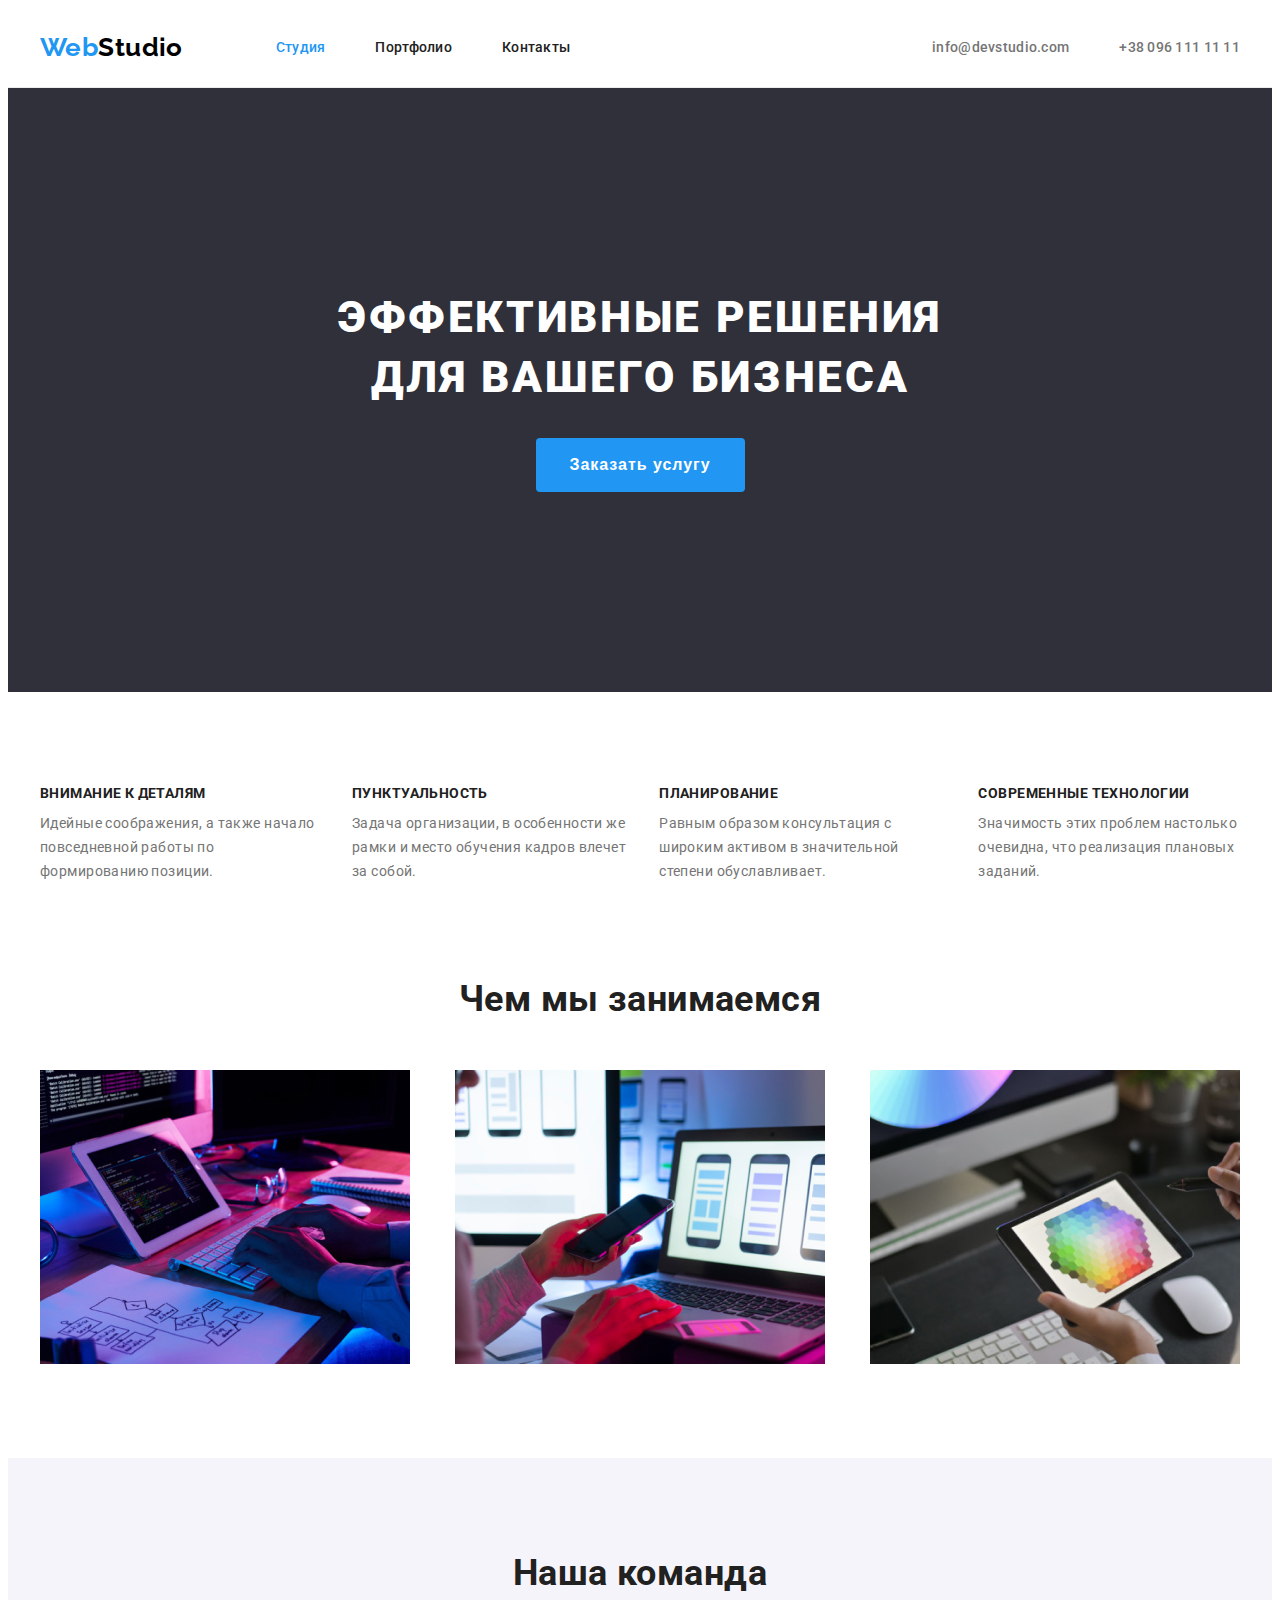
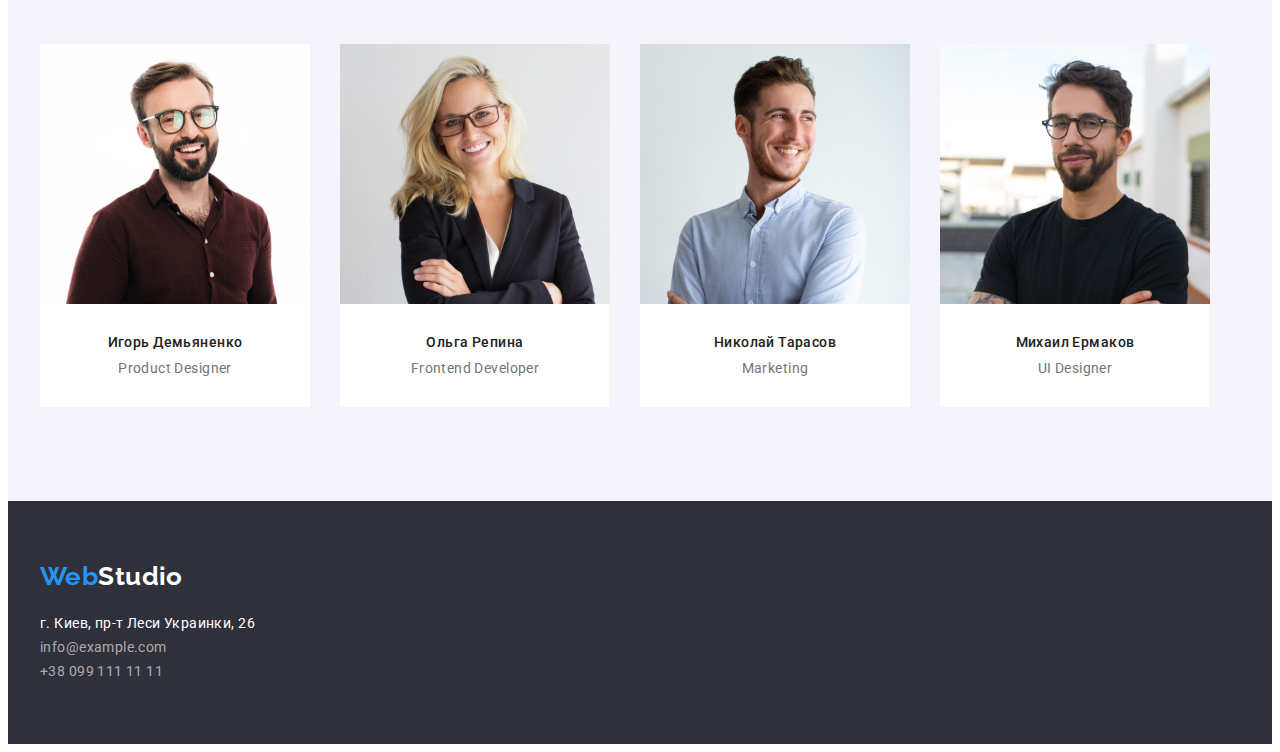
<file: index.html>
<!DOCTYPE html>
<html lang="ru">
  <head>
    <meta charset="UTF-8" />
    <meta name="viewport" content="width=device-width, initial-scale=1.0" />
    <title>Веб-студия</title>
    <link
      rel="stylesheet"
      href="https://cdnjs.cloudflare.com/ajax/libs/modern-normalize/1.0.0/modern-normalize.min.css"
      integrity="sha512-ISS7cAi1PEhQ8jnbJpJZMd29NlhNj4AWYyLOSp2CE/CsHxTCu+r+t0D2yoJudVrd0/8fTVPUVDzY5Tvli75u/g=="
      crossorigin="anonymous"
    />
    <link rel="preconnect" href="https://fonts.gstatic.com" />
    <link
      href="https://fonts.googleapis.com/css2?family=Raleway:wght@700&family=Roboto:wght@400;500;700;900&display=swap"
      rel="stylesheet"
    />
    <link rel="stylesheet" href="./css/styles.css" />
  </head>

  <body>
    <!--Шапка сайта-->
    <header>
      <!--Основная навигация сайта-->
      <div class="container nav-container">
        <nav class="main-nav">
          <a href="./index.html" class="logo">
            <span class="logo-start">Web</span
            ><span class="logo-end">Studio</span>
          </a>
          <ul class="nav-site list">
            <li class="item">
              <a href="./index.html" class="nav-link current">Студия</a>
            </li>
            <li class="item">
              <a href="./portfolio.html" class="nav-link">Портфолио</a>
            </li>
            <li class="item">
              <a href="./index.html" class="nav-link">Контакты</a>
            </li>
          </ul>
          <ul class="contact list">
            <li class="item">
              <a href="mailto:info@devstudio.com" class="contact-link"
                >info@devstudio.com</a
              >
            </li>
            <li class="item">
              <a href="tel:+380961111111" class="contact-link"
                >+38 096 111 11 11</a
              >
            </li>
          </ul>
        </nav>
      </div>
    </header>
    <!--Главная страница контента-->
    <main>
      <!--Герой-->
      <section class="main-box">
        <div class="container main-container">
          <h1 class="main-title">Эффективные решения для вашего бизнеса</h1>
          <button class="button" type="button">Заказать услугу</button>
        </div>
      </section>
      <!--Особенности-->
      <section class="features">
        <div class="container">
          <h2 class="visually-hidden">Особенности</h2>
          <ul class="features-info list">
            <li class="item">
              <h3 class="features-title">Внимание к деталям</h3>
              <p class="features-text">
                Идейные соображения, а также начало повседневной работы по
                формированию позиции.
              </p>
            </li>
            <li class="item">
              <h3 class="features-title">Пунктуальность</h3>
              <p class="features-text">
                Задача организации, в особенности же рамки и место обучения
                кадров влечет за собой.
              </p>
            </li>
            <li class="item">
              <h3 class="features-title">Планирование</h3>
              <p class="features-text">
                Равным образом консультация с широким активом в значительной
                степени обуславливает.
              </p>
            </li>
            <li class="item">
              <h3 class="features-title">Современные технологии</h3>
              <p class="features-text">
                Значимость этих проблем настолько очевидна, что реализация
                плановых заданий.
              </p>
            </li>
          </ul>
        </div>
      </section>
      <!--Основные направления-->
      <section class="direct">
        <h2 class="subtitle">Чем мы занимаемся</h2>
        <div class="container">
          <ul class="direct-info list">
            <li class="item">
              <img
                class="card-image"
                src="./images/WorkofNout.jpg"
                alt="Программст работает за своим рабочим столом"
                width="370"
              />
            </li>
            <li class="item">
              <img
                class="card-image"
                src="./images/WorkofTel.jpg"
                alt="Создатели
              работают в интерфейсе мобильного телефона"
                width="370"
              />
            </li>
            <li class="item">
              <img
                class="card-image"
                src="./images/WorkofIpad.jpg"
                alt="Дизайнер
              работает с графиком выбора цвета на планшете"
                width="370"
              />
            </li>
          </ul>
        </div>
      </section>
      <!--Команда-->
      <section class="team">
        <h2 class="subtitle">Наша команда</h2>
        <div class="container team-container">
          <ul class="team-info list">
            <li class="team-item">
              <img
                class="card-image"
                src="./images/ProductDes.jpg"
                alt="Фото мужчины дизайнера проекта"
                width="270"
              />
              <h3 class="team-name list">Игорь Демьяненко</h3>
              <p lang="en" class="team-text list">Product Designer</p>
            </li>
          </ul>
          <ul class="team-info list">
            <li class="team-item">
              <img
                class="card-image"
                src="./images/FrontenedDev.jpg"
                alt="Фото женщины разработчика"
                width="270"
              />
              <h3 class="team-name list">Ольга Репина</h3>
              <p lang="en" class="team-text list">Frontend Developer</p>
            </li>
          </ul>
          <ul class="team-info list">
            <li class="team-item">
              <img
                class="card-image"
                src="./images/Marketing.jpg"
                alt="Фото мужчины маркетолога"
                width="270"
              />
              <h3 class="team-name list">Николай Тарасов</h3>
              <p lang="en" class="team-text list">Marketing</p>
            </li>
          </ul>
          <ul class="team-info list">
            <li class="team-item">
              <img
                class="card-image"
                src="./images/Desiner.jpg"
                alt="Фото мужчины дизайнера проекта"
                width="270"
              />
              <h3 class="team-name list">Михаил Ермаков</h3>
              <p lang="en" class="team-text list">UI Designer</p>
            </li>
          </ul>
        </div>
      </section>
    </main>
    <!--Подвал сайта-->
    <footer class="footer-page">
      <div class="container">
        <a href="./index.html" class="logo"
          ><span class="logo-start">Web</span
          ><span class="logo-end-footer">Studio</span></a
        >
        <address class="address">
          <span class="address-item">г. Киев, пр-т Леси Украинки, 26</span>
          <br />
          <a href="mailto:info@example.com" class="address-link address-item"
            >info@example.com</a
          >
          <br />
          <a href="tel:+380991111111" class="address-link"
            >+38 099 111 11 11
          </a>
        </address>
      </div>
    </footer>
  </body>
</html>
</file>
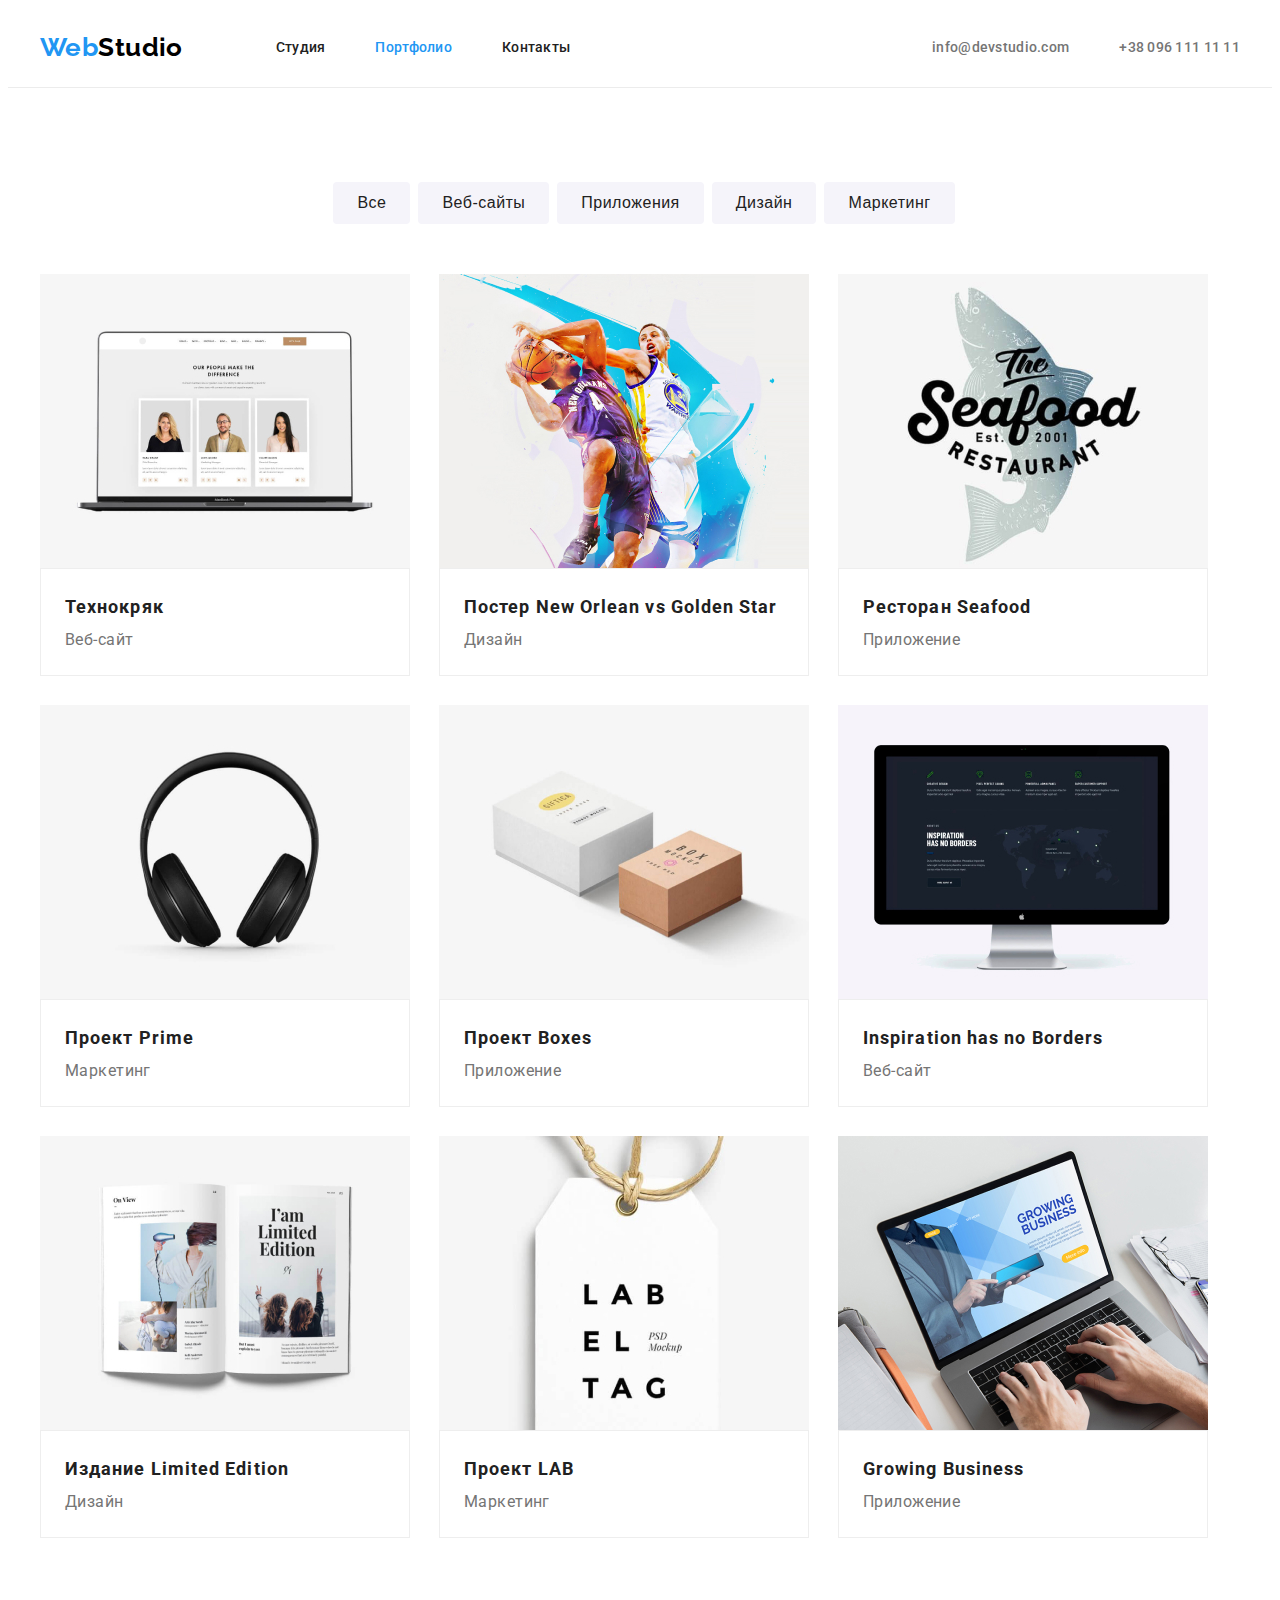
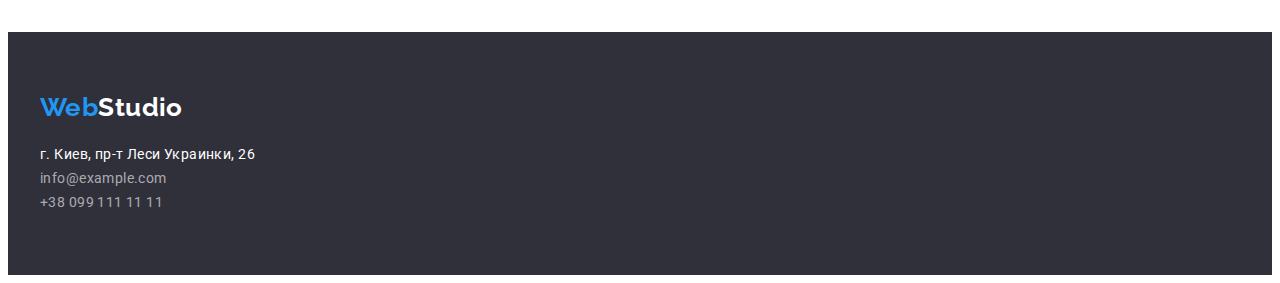
<file: portfolio.html>
<!DOCTYPE html>
<html lang="ru">
  <head>
    <meta charset="UTF-8" />
    <meta name="viewport" content="width=device-width, initial-scale=1.0" />
    <title>Портфолио</title>
    <link
      rel="stylesheet"
      href="https://cdnjs.cloudflare.com/ajax/libs/modern-normalize/1.0.0/modern-normalize.min.css"
      integrity="sha512-ISS7cAi1PEhQ8jnbJpJZMd29NlhNj4AWYyLOSp2CE/CsHxTCu+r+t0D2yoJudVrd0/8fTVPUVDzY5Tvli75u/g=="
      crossorigin="anonymous"
    />
    <link rel="preconnect" href="https://fonts.gstatic.com" />
    <link
      href="https://fonts.googleapis.com/css2?family=Raleway:wght@700&family=Roboto:wght@400;500;700;900&display=swap"
      rel="stylesheet"
    />
    <link rel="stylesheet" href="./css/styles.css" />
  </head>

  <body>
    <!--Шапка сайта-->
    <header>
      <!--Основная навигация сайта-->
      <div class="container nav-container">
        <nav class="main-nav">
          <a href="./index.html" class="logo">
            <span class="logo-start">Web</span
            ><span class="logo-end">Studio</span>
          </a>
          <ul class="nav-site list">
            <li class="item">
              <a href="./index.html" class="nav-link">Студия</a>
            </li>
            <li class="item">
              <a href="./portfolio.html" class="nav-link current">Портфолио</a>
            </li>
            <li class="item">
              <a href="./index.html" class="nav-link">Контакты</a>
            </li>
          </ul>
          <ul class="contact list">
            <li class="item">
              <a href="mailto:info@devstudio.com" class="contact-link"
                >info@devstudio.com</a
              >
            </li>
            <li class="item">
              <a href="tel:+380961111111" class="contact-link"
                >+38 096 111 11 11</a
              >
            </li>
          </ul>
        </nav>
      </div>
    </header>
    <!--Главная страница контента-->
    <main>
      <section class="project">
        <div class="container">
          <h1 class="visually-hidden">Проекты</h1>
          <!--Кнопки-фильтры-->
          <ul class="btn-filter list">
            <li class="item-btn">
              <button class="btn" type="button">Все</button>
            </li>
            <li class="item-btn">
              <button class="btn" type="button">Веб-сайты</button>
            </li>
            <li class="item-btn">
              <button class="btn" type="button">Приложения</button>
            </li>
            <li class="item-btn">
              <button class="btn" type="button">Дизайн</button>
            </li>
            <li class="item-btn">
              <button class="btn" type="button">Маркетинг</button>
            </li>
          </ul>
          <!--Галерея проектов-->
          <ul class="project-info list">
            <li class="project-item">
              <a href="#" class="project-link">
                <img
                  class="card-image"
                  src="./images/laptop.jpg"
                  alt="Экран ноутбука с открытой страницей веб-сайта"
                  width="370"
                />
                <div class="project-list">
                  <h2 class="project-title list">Технокряк</h2>
                  <p class="project-text">Веб-сайт</p>
                </div>
              </a>
            </li>
            <li class="project-item">
              <a href="#" class="project-link">
                <img
                  class="card-image"
                  src="./images/poster.jpg"
                  alt="Постер двух баскетболистов из команды Новый Орлеан и Золотая Звезда"
                  width="370"
                />
                <div class="project-list">
                  <h2 class="project-title list">
                    Постер New Orlean vs Golden Star
                  </h2>
                  <p class="project-text">Дизайн</p>
                </div>
              </a>
            </li>
            <li class="project-item">
              <a href="#" class="project-link">
                <img
                  class="card-image"
                  src="./images/logo-of-restaurent.jpg"
                  alt="Логотип ресторана SeaFood"
                  width="370"
                />
                <div class="project-list">
                  <h2 class="project-title list">Ресторан Seafood</h2>
                  <p class="project-text">Приложение</p>
                </div>
              </a>
            </li>
            <li class="project-item">
              <a href="#" class="project-link">
                <img
                  class="card-image"
                  src="./images/headphones.jpg"
                  alt="Беспроводные наушники"
                  width="370"
                />
                <div class="project-list">
                  <h2 class="project-title list">Проект Prime</h2>
                  <p class="project-text">Маркетинг</p>
                </div>
              </a>
            </li>
            <li class="project-item">
              <a href="#" class="project-link">
                <img
                  class="card-image"
                  src="./images/boxes.jpg"
                  alt="Две коробки"
                  width="370"
                />
                <div class="project-list">
                  <h2 class="project-title list">Проект Boxes</h2>
                  <p class="project-text">Приложение</p>
                </div>
              </a>
            </li>
            <li class="project-item">
              <a href="#" class="project-link">
                <img
                  class="card-image"
                  src="./images/monitor.jpg"
                  alt="Монитор с открытой страницей веб-сайта"
                  width="370"
                />
                <div class="project-list">
                  <h2 lang="en" class="project-title list">
                    Inspiration has no Borders
                  </h2>
                  <p class="project-text">Веб-сайт</p>
                </div>
              </a>
            </li>
            <li class="project-item">
              <a href="#" class="project-link list">
                <img
                  class="card-image"
                  src="./images/journal.jpg"
                  alt="Открытая страница издания с надписью Я-ограниченный выпуск"
                  width="370"
                />
                <div class="project-list">
                  <h2 class="project-title list">Издание Limited Edition</h2>
                  <p class="project-text">Дизайн</p>
                </div>
              </a>
            </li>
            <li class="project-item">
              <a href="#" class="project-link">
                <img
                  class="card-image"
                  src="./images/label.jpg"
                  alt="Ярлык тег"
                  width="370"
                />
                <div class="project-list">
                  <h2 class="project-title list">Проект LAB</h2>
                  <p class="project-text">Маркетинг</p>
                </div>
              </a>
            </li>
            <li class="project-item">
              <a href="#" class="project-link">
                <img
                  class="card-image"
                  src="./images/project.jpg"
                  alt="Работающий человек за ноутбуком с открытой страницей приложения Растущий бизнес"
                  width="370"
                />
                <div class="project-list">
                  <h2 lang="en" class="project-title list">Growing Business</h2>
                  <p class="project-text">Приложение</p>
                </div>
              </a>
            </li>
          </ul>
        </div>
      </section>
    </main>
    <!--Подвал сайта-->
    <footer class="footer-page">
      <div class="container">
        <a href="./index.html" class="logo"
          ><span class="logo-start">Web</span
          ><span class="logo-end-footer">Studio</span></a
        >
        <address class="address">
          <span class="address-item">г. Киев, пр-т Леси Украинки, 26</span>
          <br />
          <a href="mailto:info@example.com" class="address-link address-item"
            >info@example.com</a
          >
          <br />
          <a href="tel:+380991111111" class="address-link"
            >+38 099 111 11 11
          </a>
        </address>
      </div>
    </footer>
  </body>
</html>
</file>
<file: css/styles.css>
/* основной цвет фона #E5E5E5 */
/* вторичный цвет фона  #2f303a */
/* белый цвет #FFFFFF */
/* основной цвет текста #212121 */
/* вторичный цвет текста #757575 */
/* акцентный цвет #2196F3 */

:root {
  --primary-text-color: #212121;
  --secondary-text-color: #757575;
  --accent-color: #2196f3;
  --primary-background-color: #ffffff;
  --secondary-background-color: #f5f4fa;
  --accent-background-color: #2f303a;
  --primary-font-size: 14px;
  --secondary-font-size: 16px;
  --primary-font-weight: 500;
  --secondary-font-weight: 700;
}

body {
  font-family: "Roboto", sans-serif;
  font-size: var(--primary-font-size);
  line-height: 1.14;
  letter-spacing: 0.03em;
  background-color: var(--primary-background-color);
  color: var(--primary-text-color);
}

header {
  border-bottom: 1px solid #ececec;
}

/*Основной контейнер*/
.container {
  width: 1200px;
  padding-left: 15px;
  padding-right: 15px;
  margin-left: auto;
  margin-right: auto;
}

/*Убирает маркеры и отступы*/
.list {
  margin: 0;
  padding: 0;
  list-style: none;
}

/*Убирает подчеркивание у ссылок*/
.nav-link,
.contact-link,
.project-link,
.address-link,
.logo {
  text-decoration: none;
}
/*Скрывает заголовки*/
.visually-hidden {
  position: absolute;
  clip: rect(0 0 0 0);
  width: 1px;
  height: 1px;
  margin: -1px;
}

/* Основная навигация сайта */
.main-nav {
  display: flex;
  align-items: center;
}

/* Логотип сайта */
.logo {
  margin-right: 93px;

  font-family: "Raleway", sans-serif;
  font-size: 26px;
  font-weight: var(--secondary-font-weight);
  line-height: 1.2;
}

.logo-start {
  color: var(--accent-color);
}
.logo-end {
  color: #000000;
}

.logo-end-footer {
  color: var(--primary-background-color);
}

/* Навигация сайта*/
.nav-container {
  padding-top: 24px;
  padding-bottom: 24px;
}

.nav-site,
.contact,
.features-info {
  display: flex;
}

.nav-site .item + .item,
.contact .item + .item {
  margin-left: 50px;
}

.contact {
  margin-left: auto;
}

.nav-link,
.contact-link {
  font-weight: var(--primary-font-weight);
  letter-spacing: 0.02em;
}

.nav-link {
  color: var(--primary-text-color);
}

.contact-link {
  color: var(--secondary-text-color);
}

.nav-site .nav-link.current {
  color: var(--accent-color);
}

.nav-link:hover,
.nav-link:focus,
.contact-link:hover,
.contact-link:focus {
  color: var(--accent-color);
}

/*Главная страница Студии*/

/*Герой*/
.main-box {
  padding-top: 200px;
  padding-bottom: 200px;
  background-color: var(--accent-background-color);
}

.main-container {
  text-align: center;
}

.main-title {
  padding-right: 252px;
  padding-left: 252px;
  margin-bottom: 30px;

  font-weight: 900;
  font-size: 44px;
  line-height: 1.36;
  letter-spacing: 0.06em;
  color: var(--primary-background-color);
}

/*Включает заглавные буквы*/
.main-title,
.features-title {
  margin-top: 0;
  text-transform: uppercase;
}

/* Особенности */
.features,
.team,
.project {
  padding-top: 94px;
  padding-bottom: 94px;
}

.features-info .item + .item {
  margin-left: 30px;
}

.features-text,
.project-text {
  margin-top: 0;
  margin-bottom: 0;
}

.features-title {
  margin-bottom: 10px;

  font-size: var(--primary-font-size);
}

.features-text {
  line-height: 1.71;
  color: var(--secondary-text-color);
}

/* Основные направления */
.subtitle {
  margin-top: 0;
  margin-bottom: 50px;

  font-size: 36px;
  line-height: 1.17;
  text-align: center;
}

.card-image {
  display: block;
  margin: 0;
}

.direct {
  padding-bottom: 94px;
}

.direct-info {
  display: flex;
  justify-content: space-between;
}

/* Команда */
.team {
  background-color: var(--secondary-background-color);
}

.team-container {
  display: flex;
}

.team-info {
  display: flex;
  margin-right: 30px;
  background-color: var(--primary-background-color);
}

.team-name,
.team-text {
  text-align: center;
}

.team-info:nth-child(4n) {
  margin-right: 0;
}

.team-name,
.team-text {
  font-size: var(--primary-font-size);
  line-height: 1.19;
}

.team-name {
  padding-top: 30px;
  padding-bottom: 10px;
  font-weight: var(--primary-font-weight);
}

.team-text {
  padding-bottom: 30px;

  color: var(--secondary-text-color);
}

/*Главная страница Портфолио*/
.btn-filter {
  display: flex;
  padding-bottom: 16px;
  margin-bottom: 34px;
  justify-content: center;
}

/*убрать марджин*/

.item-btn .btn {
  margin-left: 8px;
}

.project-info {
  display: flex;
  flex-wrap: wrap;
  flex-basis: calc((100%-60px) / 3);

  background-color: var(--primary-background-color);
}

.project-item {
  margin-right: 29px;
  margin-bottom: 29px;
}

.project-item:nth-child(3n) {
  margin-right: 0;
}
.project-list {
  padding: 20px 24px;
  border: 1px solid #eeeeee;
}

.project-item:nth-last-child(-n + 3) {
  margin-bottom: 0;
}

.project-title {
  font-size: 18px;
  line-height: 2;
  letter-spacing: 0.06em;
  color: var(--primary-text-color);
}

.project-text {
  font-size: var(--secondary-font-size);
  line-height: 1.87;
  color: var(--secondary-text-color);
}

/* Подвал сайта */
.footer-page {
  padding-top: 60px;
  padding-bottom: 60px;
  background: var(--accent-background-color);
}

.address {
  padding-top: 20px;

  font-size: var(--primary-font-size);
  line-height: 1.71;
  font-style: normal;
  color: var(--primary-background-color);
}

.address-item {
  padding-bottom: 9px;
}

.address-link {
  color: rgba(255, 255, 255, 0.6);
}

/* Кнопки */
.button,
.btn {
  border-radius: 4px;
  border-color: transparent;
  font-size: var(--secondary-font-size);
  cursor: pointer;
}

.button {
  min-width: 200px;
  padding: 10px 32px;

  font-weight: var(--secondary-font-weight);
  line-height: 1.87;
  letter-spacing: 0.06em;
  background-color: var(--accent-color);
  color: var(--primary-background-color);
}

.btn {
  min-width: 73px;
  padding: 6px 22px;
  font-weight: var(--primary-font-weight);
  line-height: 1.62;
  letter-spacing: 0.03em;
  background-color: var(--secondary-background-color);
  color: var(--primary-text-color);
}

.btn:hover,
.btn:focus {
  background: var(--accent-color);
  color: var(--primary-background-color);
}
</file>
